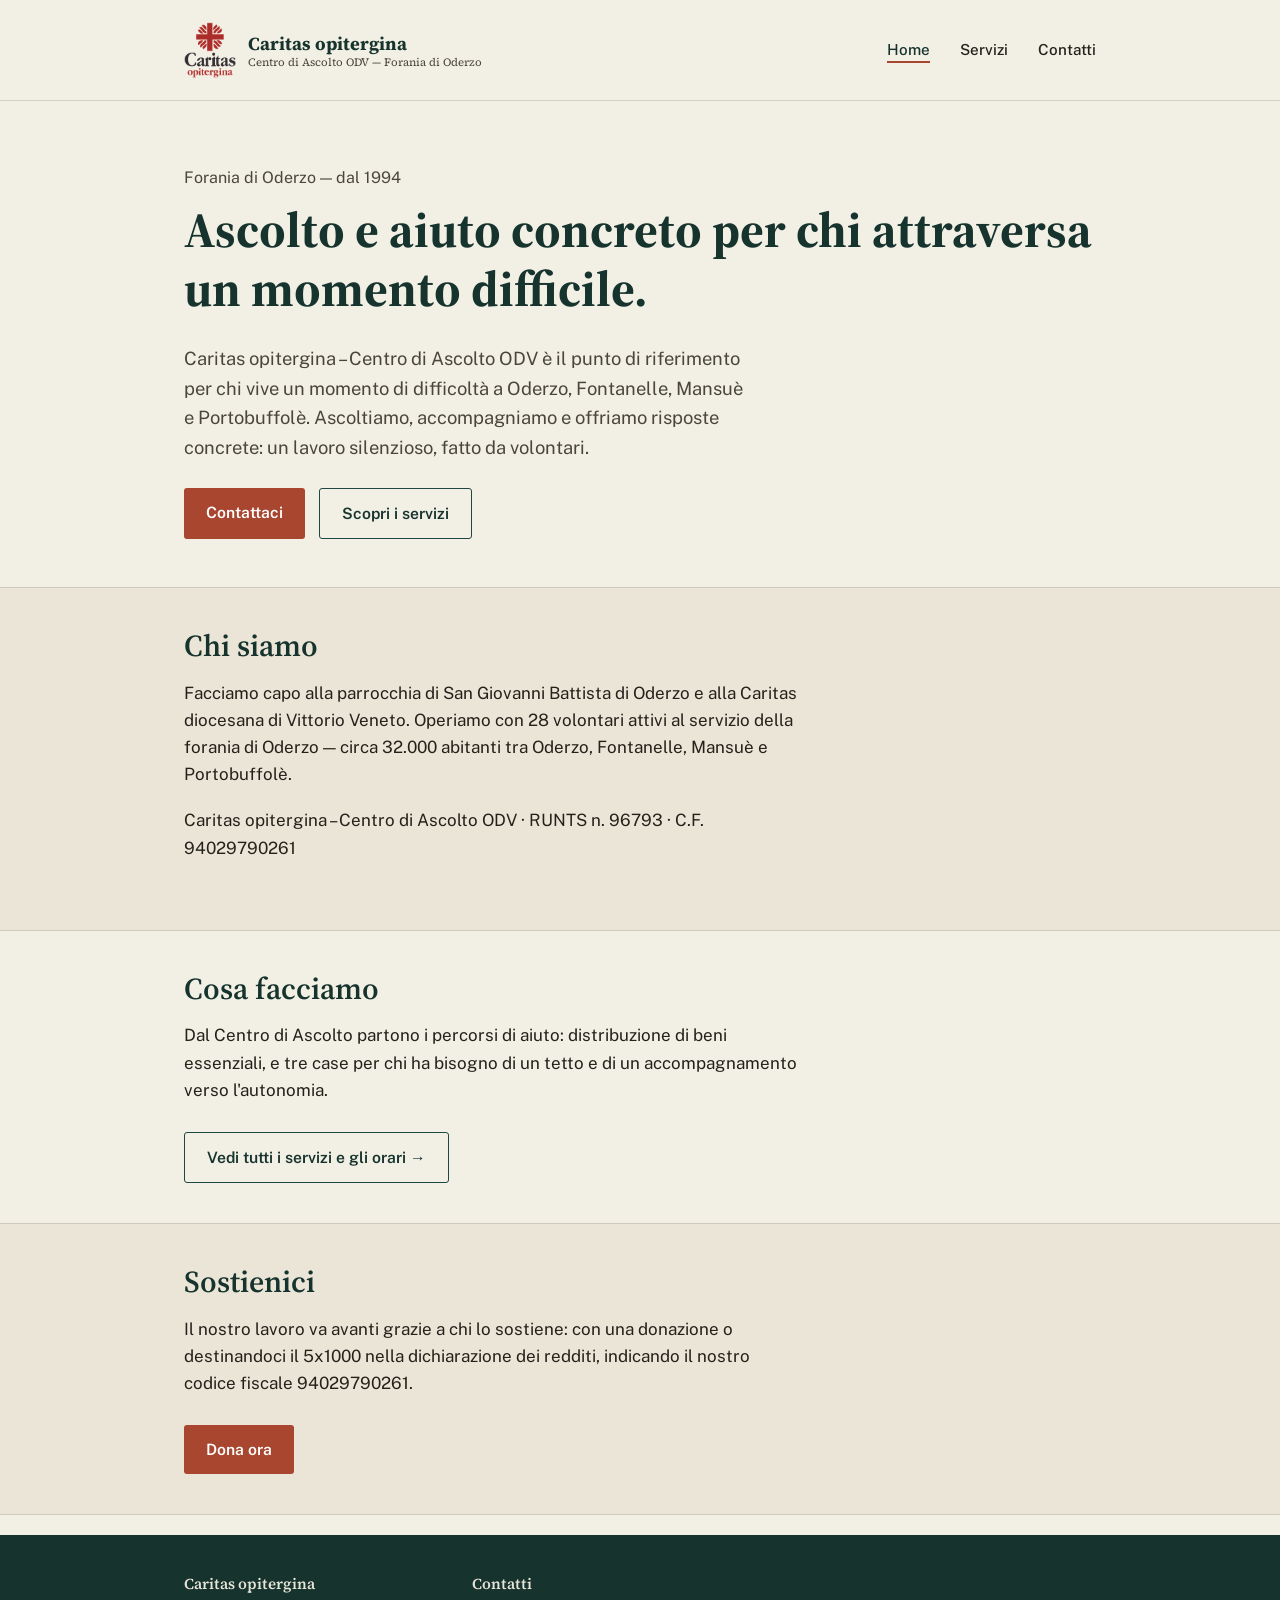
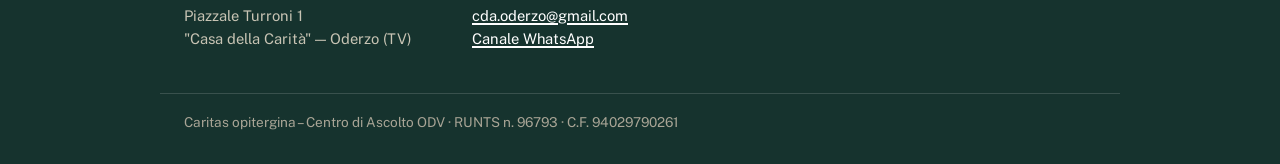
<file: index.html>
<!DOCTYPE html>
<html lang="it">
<head>
<meta charset="UTF-8">
<meta name="viewport" content="width=device-width, initial-scale=1.0">
<title>Caritas opitergina – Centro di Ascolto ODV</title>
<meta name="description" content="Caritas opitergina – Centro di Ascolto ODV: ascolto, aiuti concreti e case per chi vive un momento di difficoltà a Oderzo, Fontanelle, Mansuè e Portobuffolè. Volontari al servizio del territorio dal 1994.">
<link rel="stylesheet" href="style.css">
<link rel="icon" type="image/png" href="assets/favicon-32.png" sizes="32x32">
<link rel="icon" type="image/png" href="assets/favicon-192.png" sizes="192x192">
<link rel="apple-touch-icon" href="assets/apple-touch-icon.png">
<link rel="shortcut icon" href="assets/favicon.ico">
</head>
<body>
<header class="site">
  <div class="wrap">
    <a class="brand" href="index.html">
      <img class="brand-logo" src="assets/logo-caritas.png" alt="Caritas opitergina" width="52" height="56">
      <span class="wordmark">Caritas opitergina
        <span>Centro di Ascolto ODV — Forania di Oderzo</span>
      </span>
    </a>
    <nav class="main">
      <a href="index.html" aria-current="page">Home</a>
      <a href="servizi.html">Servizi</a>
      <a href="contatti.html">Contatti</a>
    </nav>
  </div>
</header>

<section class="hero">
  <div class="wrap">
    <p class="kicker">Forania di Oderzo — dal 1994</p>
    <h1>Ascolto e aiuto concreto per chi attraversa un momento difficile.</h1>
    <p class="lead">Caritas opitergina – Centro di Ascolto ODV è il punto di riferimento per chi vive un momento di difficoltà a Oderzo, Fontanelle, Mansuè e Portobuffolè. Ascoltiamo, accompagniamo e offriamo risposte concrete: un lavoro silenzioso, fatto da volontari.</p>
    <div class="btn-row">
      <a class="btn btn-primary" href="contatti.html">Contattaci</a>
      <a class="btn btn-ghost" href="servizi.html">Scopri i servizi</a>
    </div>
  </div>
</section>

<section class="band">
  <div class="wrap">
    <div class="section-head">
      <h2>Chi siamo</h2>
      <p>Facciamo capo alla parrocchia di San Giovanni Battista di Oderzo e alla Caritas diocesana di Vittorio Veneto. Operiamo con 28 volontari attivi al servizio della forania di Oderzo — circa 32.000 abitanti tra Oderzo, Fontanelle, Mansuè e Portobuffolè.</p>
      <p>Caritas opitergina – Centro di Ascolto ODV · RUNTS n. 96793 · C.F. 94029790261</p>
    </div>
  </div>
</section>

<section>
  <div class="wrap">
    <div class="section-head">
      <h2>Cosa facciamo</h2>
      <p>Dal Centro di Ascolto partono i percorsi di aiuto: distribuzione di beni essenziali, e tre case per chi ha bisogno di un tetto e di un accompagnamento verso l'autonomia.</p>
    </div>
    <div class="btn-row" style="margin-top:0;">
      <a class="btn btn-ghost" href="servizi.html">Vedi tutti i servizi e gli orari →</a>
    </div>
  </div>
</section>

<section class="band">
  <div class="wrap">
    <div class="section-head">
      <h2>Sostienici</h2>
      <p>Il nostro lavoro va avanti grazie a chi lo sostiene: con una donazione o destinandoci il 5x1000 nella dichiarazione dei redditi, indicando il nostro codice fiscale 94029790261.</p>
    </div>
    <div class="btn-row" style="margin-top:0;">
      <!-- TODO: inserire il link Donorbox reale quando disponibile -->
      <a class="btn btn-primary" href="#">Dona ora</a>
    </div>
  </div>
</section>

<footer class="site">
  <div class="wrap">
    <div class="cols">
      <div>
        <h3>Caritas opitergina</h3>
        <p>Piazzale Turroni 1<br>"Casa della Carità" — Oderzo (TV)</p>
      </div>
      <div>
        <h3>Contatti</h3>
        <p><a href="mailto:cda.oderzo@gmail.com">cda.oderzo@gmail.com</a><br>
        <a href="https://www.whatsapp.com/channel/0029VaJ1Byk0rGiGvTWRsl16">Canale WhatsApp</a></p>
      </div>
    </div>
  </div>
  <div class="wrap legal">
    Caritas opitergina – Centro di Ascolto ODV · RUNTS n. 96793 · C.F. 94029790261
  </div>
</footer>

</body>
</html>
</file>
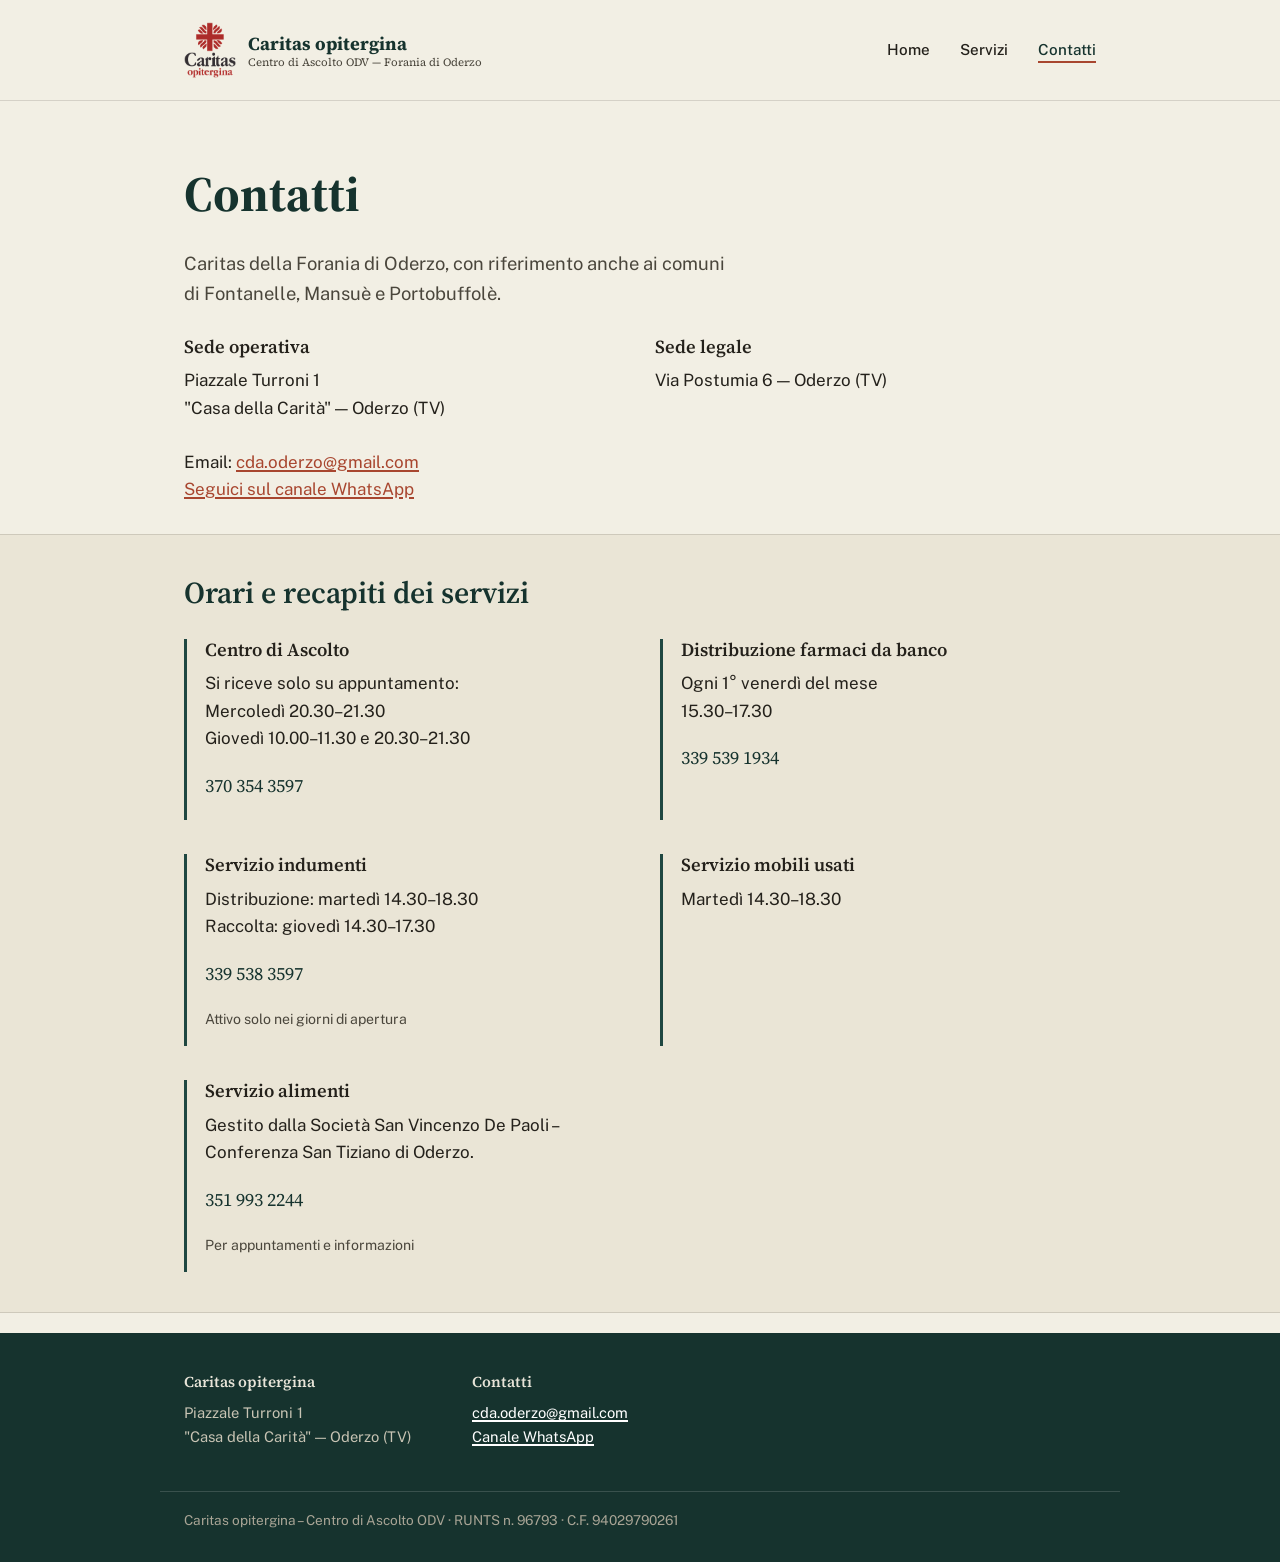
<file: contatti.html>
<!DOCTYPE html>
<html lang="it">
<head>
<meta charset="UTF-8">
<meta name="viewport" content="width=device-width, initial-scale=1.0">
<title>Contatti — Caritas opitergina</title>
<meta name="description" content="Sede, orari di apertura e recapiti telefonici dei servizi di Caritas opitergina – Centro di Ascolto ODV: Oderzo, Fontanelle, Mansuè, Portobuffolè.">
<link rel="stylesheet" href="style.css">
<link rel="icon" type="image/png" href="assets/favicon-32.png" sizes="32x32">
<link rel="icon" type="image/png" href="assets/favicon-192.png" sizes="192x192">
<link rel="apple-touch-icon" href="assets/apple-touch-icon.png">
<link rel="shortcut icon" href="assets/favicon.ico">
</head>
<body>

<header class="site">
  <div class="wrap">
    <a class="brand" href="index.html">
      <img class="brand-logo" src="assets/logo-caritas.png" alt="Caritas opitergina" width="52" height="56">
      <span class="wordmark">Caritas opitergina
        <span>Centro di Ascolto ODV — Forania di Oderzo</span>
      </span>
    </a>
    <nav class="main">
      <a href="index.html">Home</a>
      <a href="servizi.html">Servizi</a>
      <a href="contatti.html" aria-current="page">Contatti</a>
    </nav>
  </div>
</header>

<section class="hero" style="padding-bottom: 12px;">
  <div class="wrap">
    <h1>Contatti</h1>
    <p class="lead">Caritas della Forania di Oderzo, con riferimento anche ai comuni di Fontanelle, Mansuè e Portobuffolè.</p>

    <div class="addr-grid">
      <div>
        <h3>Sede operativa</h3>
        <p>Piazzale Turroni 1<br>"Casa della Carità" — Oderzo (TV)</p>
      </div>
      <div>
        <h3>Sede legale</h3>
        <p>Via Postumia 6 — Oderzo (TV)</p>
      </div>
    </div>
    <p>
      Email: <a href="mailto:cda.oderzo@gmail.com">cda.oderzo@gmail.com</a><br>
      <a href="https://www.whatsapp.com/channel/0029VaJ1Byk0rGiGvTWRsl16">Seguici sul canale WhatsApp</a>
    </p>
  </div>
</section>

<section class="band">
  <div class="wrap">
    <div class="section-head">
      <h2>Orari e recapiti dei servizi</h2>
    </div>
    <div class="contact-grid">

      <div class="contact-block">
        <h3>Centro di Ascolto</h3>
        <p>Si riceve solo su appuntamento:<br>
        Mercoledì 20.30–21.30<br>
        Giovedì 10.00–11.30 e 20.30–21.30</p>
        <p class="phone">370 354 3597</p>
      </div>

      <div class="contact-block">
        <h3>Distribuzione farmaci da banco</h3>
        <p>Ogni 1° venerdì del mese<br>15.30–17.30</p>
        <p class="phone">339 539 1934</p>
      </div>

      <div class="contact-block">
        <h3>Servizio indumenti</h3>
        <p>Distribuzione: martedì 14.30–18.30<br>
        Raccolta: giovedì 14.30–17.30</p>
        <p class="phone">339 538 3597</p>
        <p class="note">Attivo solo nei giorni di apertura</p>
      </div>

      <div class="contact-block">
        <h3>Servizio mobili usati</h3>
        <p>Martedì 14.30–18.30</p>
      </div>

      <div class="contact-block">
        <h3>Servizio alimenti</h3>
        <p>Gestito dalla Società San Vincenzo De Paoli – Conferenza San Tiziano di Oderzo.</p>
        <p class="phone">351 993 2244</p>
        <p class="note">Per appuntamenti e informazioni</p>
      </div>

    </div>
  </div>
</section>

<footer class="site">
  <div class="wrap">
    <div class="cols">
      <div>
        <h3>Caritas opitergina</h3>
        <p>Piazzale Turroni 1<br>"Casa della Carità" — Oderzo (TV)</p>
      </div>
      <div>
        <h3>Contatti</h3>
        <p><a href="mailto:cda.oderzo@gmail.com">cda.oderzo@gmail.com</a><br>
        <a href="https://www.whatsapp.com/channel/0029VaJ1Byk0rGiGvTWRsl16">Canale WhatsApp</a></p>
      </div>
    </div>
  </div>
  <div class="wrap legal">
    Caritas opitergina – Centro di Ascolto ODV · RUNTS n. 96793 · C.F. 94029790261
  </div>
</footer>

</body>
</html>
</file>
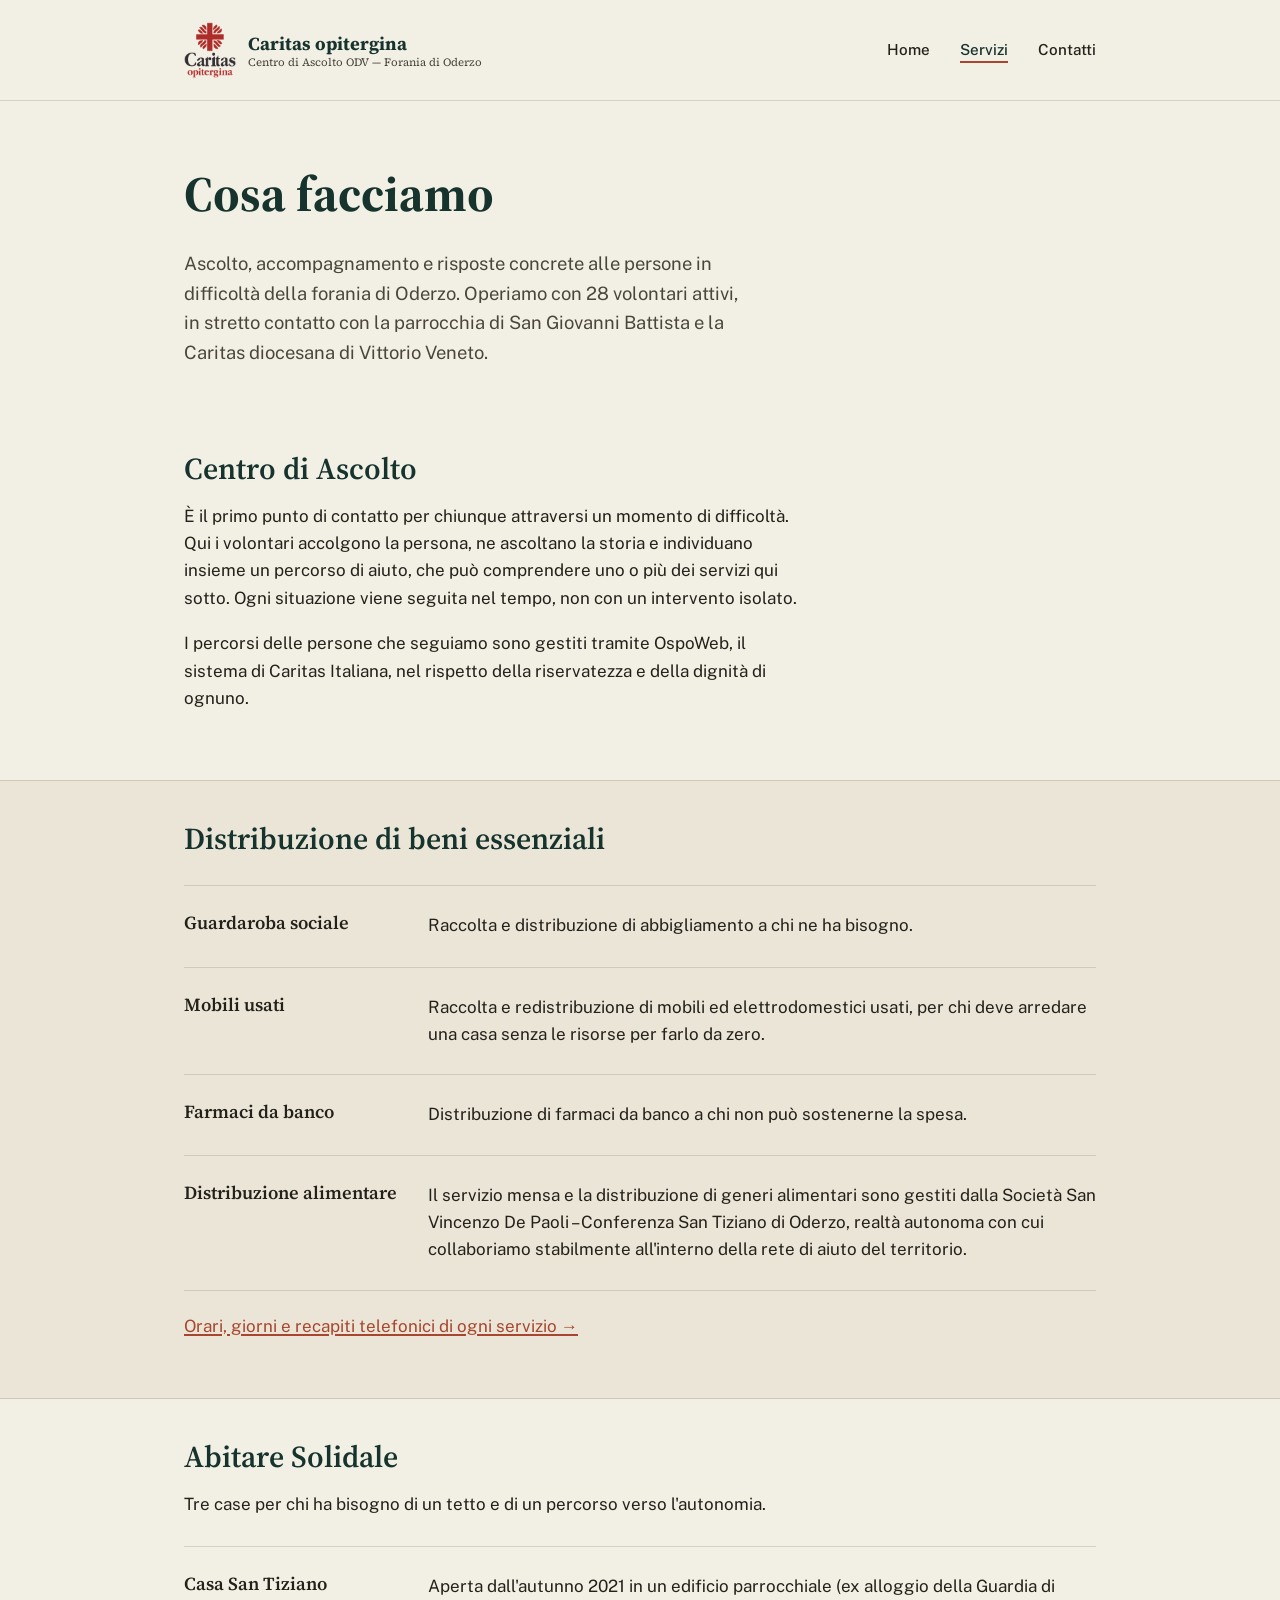
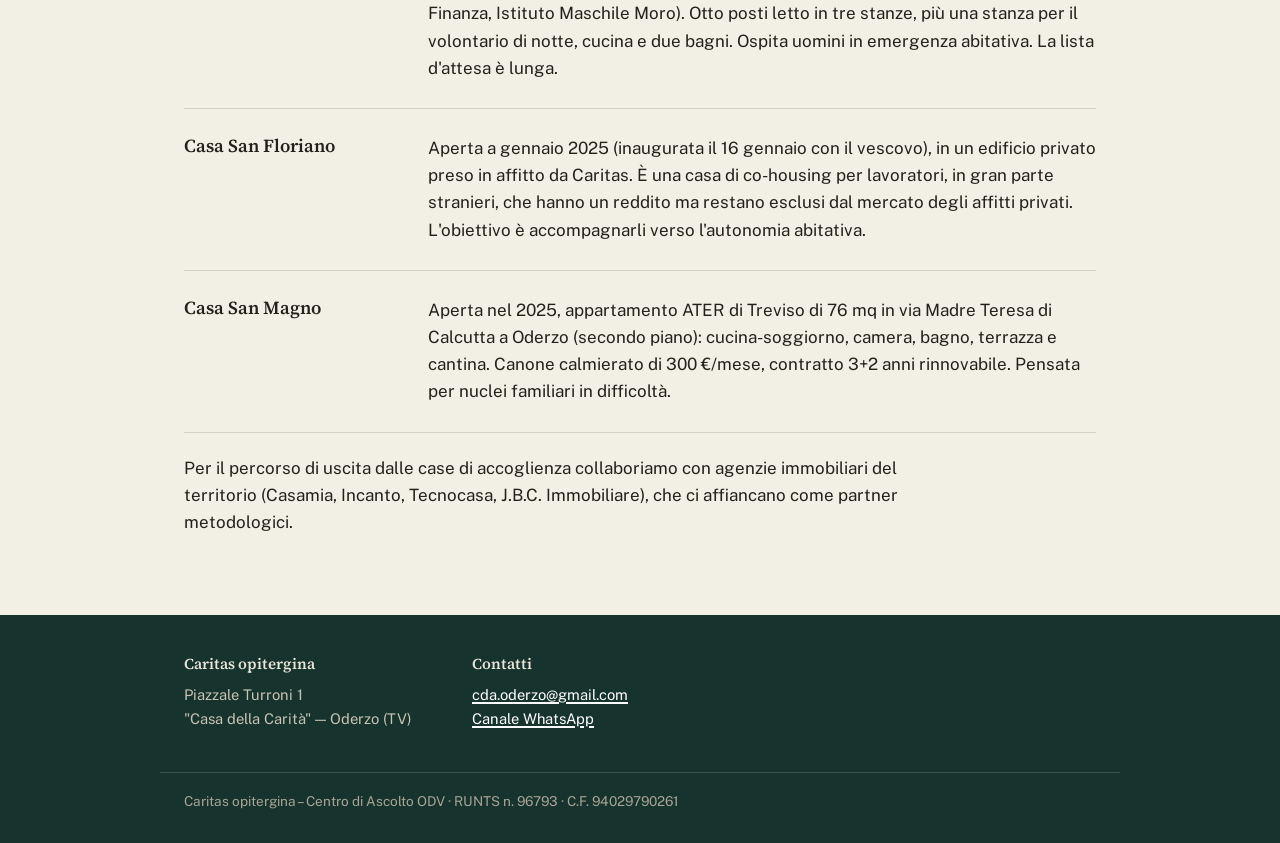
<file: servizi.html>
<!DOCTYPE html>
<html lang="it">
<head>
<meta charset="UTF-8">
<meta name="viewport" content="width=device-width, initial-scale=1.0">
<title>Servizi — Caritas opitergina</title>
<meta name="description" content="Centro di Ascolto, guardaroba sociale, mobili usati, farmaci da banco, distribuzione alimentare e Abitare Solidale: i servizi di Caritas opitergina – Centro di Ascolto ODV.">
<link rel="stylesheet" href="style.css">
<link rel="icon" type="image/png" href="assets/favicon-32.png" sizes="32x32">
<link rel="icon" type="image/png" href="assets/favicon-192.png" sizes="192x192">
<link rel="apple-touch-icon" href="assets/apple-touch-icon.png">
<link rel="shortcut icon" href="assets/favicon.ico">
</head>
<body>

<header class="site">
  <div class="wrap">
    <a class="brand" href="index.html">
      <img class="brand-logo" src="assets/logo-caritas.png" alt="Caritas opitergina" width="52" height="56">
      <span class="wordmark">Caritas opitergina
        <span>Centro di Ascolto ODV — Forania di Oderzo</span>
      </span>
    </a>
    <nav class="main">
      <a href="index.html">Home</a>
      <a href="servizi.html" aria-current="page">Servizi</a>
      <a href="contatti.html">Contatti</a>
    </nav>
  </div>
</header>

<section class="hero" style="padding-bottom: 24px;">
  <div class="wrap">
    <h1>Cosa facciamo</h1>
    <p class="lead">Ascolto, accompagnamento e risposte concrete alle persone in difficoltà della forania di Oderzo. Operiamo con 28 volontari attivi, in stretto contatto con la parrocchia di San Giovanni Battista e la Caritas diocesana di Vittorio Veneto.</p>
  </div>
</section>

<section>
  <div class="wrap">
    <div class="section-head">
      <h2>Centro di Ascolto</h2>
      <p>È il primo punto di contatto per chiunque attraversi un momento di difficoltà. Qui i volontari accolgono la persona, ne ascoltano la storia e individuano insieme un percorso di aiuto, che può comprendere uno o più dei servizi qui sotto. Ogni situazione viene seguita nel tempo, non con un intervento isolato.</p>
      <p>I percorsi delle persone che seguiamo sono gestiti tramite OspoWeb, il sistema di Caritas Italiana, nel rispetto della riservatezza e della dignità di ognuno.</p>
    </div>
  </div>
</section>

<section class="band">
  <div class="wrap">
    <div class="section-head">
      <h2>Distribuzione di beni essenziali</h2>
    </div>
    <div class="service-list">
      <div class="service-item">
        <h3>Guardaroba sociale</h3>
        <p>Raccolta e distribuzione di abbigliamento a chi ne ha bisogno.</p>
      </div>
      <div class="service-item">
        <h3>Mobili usati</h3>
        <p>Raccolta e redistribuzione di mobili ed elettrodomestici usati, per chi deve arredare una casa senza le risorse per farlo da zero.</p>
      </div>
      <div class="service-item">
        <h3>Farmaci da banco</h3>
        <p>Distribuzione di farmaci da banco a chi non può sostenerne la spesa.</p>
      </div>
      <div class="service-item">
        <h3>Distribuzione alimentare</h3>
        <p>Il servizio mensa e la distribuzione di generi alimentari sono gestiti dalla Società San Vincenzo De Paoli – Conferenza San Tiziano di Oderzo, realtà autonoma con cui collaboriamo stabilmente all'interno della rete di aiuto del territorio.</p>
      </div>
    </div>
    <p style="margin-top:22px;"><a href="contatti.html">Orari, giorni e recapiti telefonici di ogni servizio →</a></p>
  </div>
</section>

<section>
  <div class="wrap">
    <div class="section-head">
      <h2>Abitare Solidale</h2>
      <p>Tre case per chi ha bisogno di un tetto e di un percorso verso l'autonomia.</p>
    </div>
    <div class="service-list">
      <div class="service-item">
        <h3>Casa San Tiziano</h3>
        <p>Aperta dall'autunno 2021 in un edificio parrocchiale (ex alloggio della Guardia di Finanza, Istituto Maschile Moro). Otto posti letto in tre stanze, più una stanza per il volontario di notte, cucina e due bagni. Ospita uomini in emergenza abitativa. La lista d'attesa è lunga.</p>
      </div>
      <div class="service-item">
        <h3>Casa San Floriano</h3>
        <p>Aperta a gennaio 2025 (inaugurata il 16 gennaio con il vescovo), in un edificio privato preso in affitto da Caritas. È una casa di co-housing per lavoratori, in gran parte stranieri, che hanno un reddito ma restano esclusi dal mercato degli affitti privati. L'obiettivo è accompagnarli verso l'autonomia abitativa.</p>
      </div>
      <div class="service-item">
        <h3>Casa San Magno</h3>
        <p>Aperta nel 2025, appartamento ATER di Treviso di 76 mq in via Madre Teresa di Calcutta a Oderzo (secondo piano): cucina-soggiorno, camera, bagno, terrazza e cantina. Canone calmierato di 300 €/mese, contratto 3+2 anni rinnovabile. Pensata per nuclei familiari in difficoltà.</p>
      </div>
    </div>
    <p style="margin-top:22px;">Per il percorso di uscita dalle case di accoglienza collaboriamo con agenzie immobiliari del territorio (Casamia, Incanto, Tecnocasa, J.B.C. Immobiliare), che ci affiancano come partner metodologici.</p>
  </div>
</section>

<footer class="site">
  <div class="wrap">
    <div class="cols">
      <div>
        <h3>Caritas opitergina</h3>
        <p>Piazzale Turroni 1<br>"Casa della Carità" — Oderzo (TV)</p>
      </div>
      <div>
        <h3>Contatti</h3>
        <p><a href="mailto:cda.oderzo@gmail.com">cda.oderzo@gmail.com</a><br>
        <a href="https://www.whatsapp.com/channel/0029VaJ1Byk0rGiGvTWRsl16">Canale WhatsApp</a></p>
      </div>
    </div>
  </div>
  <div class="wrap legal">
    Caritas opitergina – Centro di Ascolto ODV · RUNTS n. 96793 · C.F. 94029790261
  </div>
</footer>

</body>
</html>
</file>
<file: style.css>
@import url('https://fonts.googleapis.com/css2?family=Source+Serif+4:ital,opsz,wght@0,8..60,400;0,8..60,600;0,8..60,700;1,8..60,400&family=Public+Sans:wght@400;500;600&display=swap');

:root {
  --paper: #f2efe4;
  --paper-dim: #eae5d6;
  --ink: #24211b;
  --ink-soft: #4a463c;
  --pine: #1f4741;
  --pine-deep: #16332e;
  --brick: #a8462f;
  --brick-deep: #8a3924;
  --ochre: #c68a2e;
  --line: rgba(36, 33, 27, 0.14);
  --max-w: 720px;
}

* { box-sizing: border-box; }

html {
  scroll-behavior: smooth;
}

body {
  margin: 0;
  background: var(--paper);
  color: var(--ink);
  font-family: 'Public Sans', -apple-system, BlinkMacSystemFont, sans-serif;
  font-size: 17px;
  line-height: 1.6;
  -webkit-font-smoothing: antialiased;
}

h1, h2, h3 {
  font-family: 'Source Serif 4', Georgia, serif;
  font-weight: 600;
  line-height: 1.2;
  color: var(--pine-deep);
  margin: 0 0 0.5em;
}

h1 { font-size: clamp(2.1rem, 5vw, 3.1rem); font-weight: 700; }
h2 { font-size: clamp(1.5rem, 3vw, 1.9rem); }
h3 { font-size: 1.15rem; font-weight: 600; color: var(--ink); }

p { margin: 0 0 1.1em; max-width: var(--max-w); }

a {
  color: var(--brick);
  text-decoration-thickness: 1.5px;
  text-underline-offset: 2px;
}
a:hover { color: var(--brick-deep); }

a:focus-visible,
button:focus-visible {
  outline: 2px solid var(--pine);
  outline-offset: 3px;
}

.wrap {
  max-width: 960px;
  margin: 0 auto;
  padding: 0 24px;
}

/* Header */
header.site {
  border-bottom: 1px solid var(--line);
  padding: 22px 0;
}

header.site .wrap {
  display: flex;
  align-items: center;
  justify-content: space-between;
  flex-wrap: wrap;
  gap: 12px;
}

.brand {
  display: flex;
  align-items: center;
  gap: 12px;
  text-decoration: none;
}
.brand-logo {
  display: block;
  height: 56px;
  width: auto;
}
.wordmark {
  font-family: 'Source Serif 4', serif;
  font-weight: 700;
  font-size: 1.15rem;
  color: var(--pine-deep);
  text-decoration: none;
  line-height: 1.25;
}
.wordmark span {
  display: block;
  font-size: 0.7rem;
  font-weight: 400;
  color: var(--ink-soft);
}

nav.main a {
  color: var(--ink);
  text-decoration: none;
  margin-left: 26px;
  font-size: 0.95rem;
  font-weight: 500;
  border-bottom: 2px solid transparent;
  padding-bottom: 3px;
}
nav.main a:hover,
nav.main a[aria-current="page"] {
  border-bottom-color: var(--brick);
  color: var(--pine-deep);
}
nav.main { margin-left: -26px; }

/* Hero */
.hero {
  padding: 64px 0 48px;
}
.hero .kicker {
  color: var(--ink-soft);
  font-size: 1rem;
  margin-bottom: 10px;
}
.hero p.lead {
  font-size: 1.15rem;
  color: var(--ink-soft);
  max-width: 560px;
}

/* Buttons */
.btn {
  display: inline-block;
  padding: 12px 22px;
  border-radius: 3px;
  font-weight: 600;
  text-decoration: none;
  font-size: 0.98rem;
}
.btn-primary {
  background: var(--brick);
  color: #fff;
}
.btn-primary:hover { background: var(--brick-deep); color: #fff; }
.btn-ghost {
  border: 1.5px solid var(--pine);
  color: var(--pine-deep);
}
.btn-ghost:hover { background: var(--pine); color: #fff; }
.btn-row { margin-top: 26px; display: flex; gap: 14px; flex-wrap: wrap; }

/* Sections */
section { padding: 40px 0; }
section.band {
  background: var(--paper-dim);
  border-top: 1px solid var(--line);
  border-bottom: 1px solid var(--line);
}
.section-head { max-width: 620px; margin-bottom: 28px; }

/* Service list (not identical cards — a real list with dividers) */
.service-list {
  border-top: 1px solid var(--line);
}
.service-item {
  border-bottom: 1px solid var(--line);
  padding: 26px 0;
  display: grid;
  grid-template-columns: minmax(160px, 220px) 1fr;
  gap: 24px;
}
.service-item h3 { margin-bottom: 6px; }
.service-item p { margin-bottom: 0; }
.service-item .when {
  font-size: 0.92rem;
  color: var(--ink-soft);
}

/* Contact blocks */
.contact-grid {
  display: grid;
  grid-template-columns: 1fr 1fr;
  gap: 34px 40px;
}
.contact-block {
  border-left: 3px solid var(--pine);
  padding-left: 18px;
}
.contact-block .phone {
  font-family: 'Source Serif 4', serif;
  font-size: 1.15rem;
  color: var(--pine-deep);
}
.contact-block .note {
  font-size: 0.88rem;
  color: var(--ink-soft);
}

.addr-grid {
  display: grid;
  grid-template-columns: 1fr 1fr;
  gap: 30px;
  margin: 28px 0 8px;
}

/* Footer */
footer.site {
  background: var(--pine-deep);
  color: #e7e4d8;
  padding: 40px 0 30px;
  margin-top: 20px;
}
footer.site a { color: #fff; }
footer.site .wrap {
  display: flex;
  justify-content: space-between;
  flex-wrap: wrap;
  gap: 24px;
}
footer.site .cols { display: flex; gap: 60px; flex-wrap: wrap; }
footer.site h3 { color: #e7e4d8; font-size: 0.95rem; margin-bottom: 10px; }
footer.site p { color: #c8c4b4; font-size: 0.92rem; }
footer.site .legal {
  border-top: 1px solid rgba(255,255,255,0.15);
  margin-top: 26px;
  padding-top: 18px;
  font-size: 0.85rem;
  color: #a9a596;
}

@media (max-width: 640px) {
  nav.main { width: 100%; margin-left: 0; }
  nav.main a { margin: 0 18px 0 0; }
  .service-item { grid-template-columns: 1fr; gap: 6px; }
  .contact-grid, .addr-grid { grid-template-columns: 1fr; }
  .brand-logo { height: 44px; }
}
</file>
